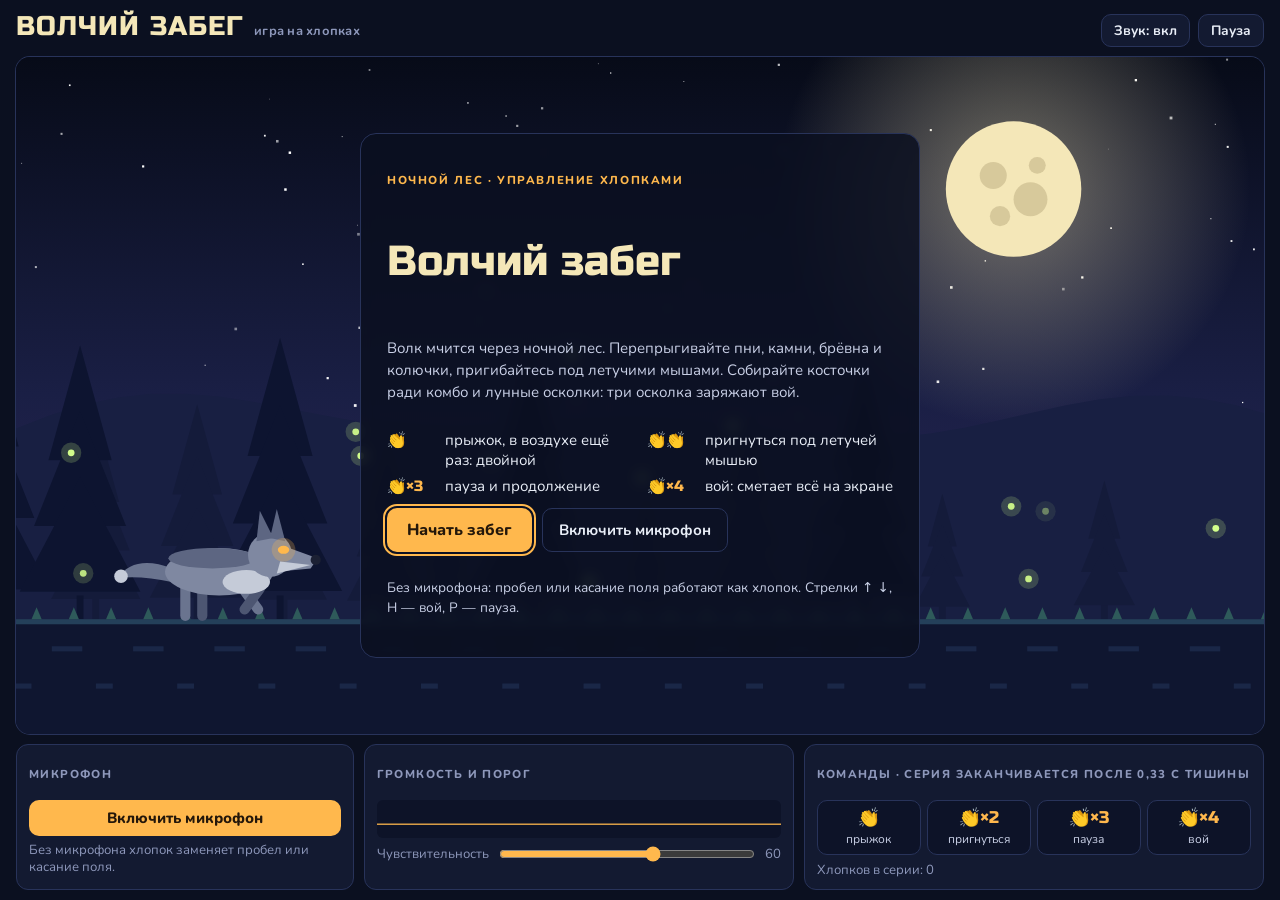
<file: wolf-run/index.html>
<!DOCTYPE html>
<html lang="ru"><head><meta charset="utf-8"><meta name="viewport" content="width=device-width,initial-scale=1,viewport-fit=cover"></head><body style="margin:0">
<title>Волчий забег</title>
<meta name="claude:viewport-fit-sides" content="cover">
<link rel="preconnect" href="https://fonts.googleapis.com">
<link rel="preconnect" href="https://fonts.gstatic.com" crossorigin>
<link rel="stylesheet" href="https://fonts.googleapis.com/css2?family=Russo+One&family=Nunito:wght@400;700;800&display=swap">
<style>
/* Layout: one-screen night arcade — title strip, the forest stage, the clap console underneath */
:root{
  --night:#0b1020; --panel:#131a31; --line:#28335a;
  --moon:#f4e7b8; --fang:#e9eef7; --muted:#8e98bb;
  --amber:#ffb84d; --danger:#ff5e6e; --leaf:#5fd39a;
  --f-display:'Russo One','Arial Black',system-ui,sans-serif;
  --f-body:'Nunito','Segoe UI',system-ui,-apple-system,sans-serif;
  color-scheme:dark;
}
*{box-sizing:border-box}
html,body{height:100%}
body{background:var(--night);color:var(--fang);font-family:var(--f-body);font-size:15px;overflow-x:hidden}
.app{height:100%;min-height:520px;display:flex;flex-direction:column;gap:10px;max-width:1400px;margin:0 auto;
  padding-block:10px;padding-left:max(16px,env(safe-area-inset-left,0px));padding-right:max(16px,env(safe-area-inset-right,0px))}
header{display:flex;align-items:baseline;justify-content:space-between;gap:12px;flex-wrap:wrap}
.brand{font-family:var(--f-display);font-size:clamp(1.2rem,2.6vw,1.7rem);letter-spacing:.04em;color:var(--moon)}
.brand small{font-family:var(--f-body);font-weight:700;font-size:.8rem;color:var(--muted);letter-spacing:.02em;margin-left:10px}
.hdr-btns{display:flex;gap:8px}
button{font:inherit;cursor:pointer;border:0;border-radius:10px}
.ghost{background:var(--panel);color:var(--fang);border:1px solid var(--line);padding:6px 12px;font-weight:700;font-size:.85rem}
.ghost:hover{border-color:var(--muted)}
button:focus-visible,input:focus-visible{outline:2px solid var(--amber);outline-offset:2px}

#stage{position:relative;flex:1;min-height:200px;display:flex;align-items:center;justify-content:center;touch-action:manipulation;user-select:none;-webkit-user-select:none}
#game{display:block;border-radius:14px;background:var(--night);box-shadow:0 0 0 1px var(--line)}
.overlay{position:absolute;inset:0;display:flex;align-items:center;justify-content:center;padding:12px}
.card{background:color-mix(in srgb,var(--night) 86%,transparent);backdrop-filter:blur(6px);border:1px solid var(--line);border-radius:16px;
  padding:clamp(14px,3vw,26px);max-width:560px;width:100%;display:flex;flex-direction:column;gap:12px;max-height:100%;overflow:auto}
.card .eyebrow{text-transform:uppercase;letter-spacing:.14em;font-size:.72rem;font-weight:800;color:var(--amber)}
.card h1{font-family:var(--f-display);font-weight:400;font-size:clamp(1.6rem,4.4vw,2.6rem);line-height:1.05;color:var(--moon);text-wrap:balance}
.card p{color:#c9d0e6;line-height:1.45}
.cmds{list-style:none;display:grid;grid-template-columns:repeat(auto-fit,minmax(200px,1fr));gap:6px 14px;padding:0;margin:0}
.cmds li{display:flex;gap:10px;align-items:baseline}
.cmds b{font-family:var(--f-display);font-weight:400;color:var(--amber);min-width:3.2em;font-variant-numeric:tabular-nums}
.btns{display:flex;gap:10px;flex-wrap:wrap}
.primary{background:var(--amber);color:#24170a;font-weight:800;padding:11px 20px;font-size:1rem}
.primary:hover{filter:brightness(1.08)}
.secondary{background:transparent;color:var(--fang);border:1px solid var(--line);font-weight:700;padding:10px 16px}
.stats{display:grid;grid-template-columns:repeat(3,1fr);gap:8px}
.stats div{background:var(--panel);border-radius:10px;padding:8px 10px}
.stats span{display:block;font-size:.72rem;color:var(--muted);text-transform:uppercase;letter-spacing:.08em}
.stats strong{font-family:var(--f-display);font-weight:400;font-size:1.3rem;font-variant-numeric:tabular-nums}
.note{font-size:.85rem;color:var(--muted)}
.newrec{color:var(--leaf);font-weight:800}

.console{display:grid;grid-template-columns:minmax(0,1.1fr) minmax(0,1.4fr) minmax(0,1.5fr);gap:10px}
.box{background:var(--panel);border:1px solid var(--line);border-radius:12px;padding:10px 12px;display:flex;flex-direction:column;gap:6px;min-width:0}
.box h3{font-size:.72rem;text-transform:uppercase;letter-spacing:.12em;color:var(--muted);font-weight:800}
#micBtn{background:var(--amber);color:#24170a;font-weight:800;padding:8px 12px}
#micBtn.on{background:var(--leaf);color:#0b2116}
#micStatus{font-size:.82rem;color:var(--muted);line-height:1.3}
#meter{width:100%;height:38px;display:block;border-radius:6px;background:#0d1328}
.sens{display:flex;align-items:center;gap:8px;font-size:.82rem;color:var(--muted)}
.sens input{flex:1;accent-color:var(--amber);min-width:0}
.chips{display:grid;grid-template-columns:repeat(4,1fr);gap:6px}
.chip{background:#0d1328;border:1px solid var(--line);border-radius:10px;padding:6px 4px;text-align:center;transition:background .15s,border-color .15s}
.chip b{display:block;font-family:var(--f-display);font-weight:400;color:var(--amber);font-size:1.05rem}
.chip span{font-size:.75rem;color:#c9d0e6}
.chip.fire{background:color-mix(in srgb,var(--amber) 30%,#0d1328);border-color:var(--amber)}
#claps{font-size:.82rem;color:var(--muted);min-height:1.2em}

@media (max-width:820px){
  .console{grid-template-columns:1fr 1fr}
  .console .box:last-child{grid-column:1/-1}
  .brand small{display:none}
}
@media (max-width:480px){
  .console{grid-template-columns:1fr}
  .app{min-height:640px}
}
@media (prefers-reduced-motion:reduce){.chip{transition:none}}
</style>

<div class="app">
  <header>
    <div class="brand">ВОЛЧИЙ ЗАБЕГ<small>игра на хлопках</small></div>
    <div class="hdr-btns">
      <button class="ghost" id="soundBtn" type="button">Звук: вкл</button>
      <button class="ghost" id="pauseBtn" type="button">Пауза</button>
    </div>
  </header>

  <div id="stage">
    <canvas id="game" aria-label="Игровое поле: волк бежит по ночному лесу"></canvas>
    <div class="overlay" id="ov"></div>
  </div>

  <div class="console">
    <div class="box">
      <h3>Микрофон</h3>
      <button id="micBtn" type="button">Включить микрофон</button>
      <div id="micStatus">Без микрофона хлопок заменяет пробел или касание поля.</div>
    </div>
    <div class="box">
      <h3>Громкость и порог</h3>
      <canvas id="meter" aria-label="Индикатор громкости"></canvas>
      <label class="sens" for="sens">Чувствительность <input id="sens" type="range" min="5" max="95" value="60"><output id="sensVal">60</output></label>
    </div>
    <div class="box">
      <h3>Команды · серия заканчивается после 0,33 с тишины</h3>
      <div class="chips">
        <div class="chip" data-n="1"><b>👏</b><span>прыжок</span></div>
        <div class="chip" data-n="2"><b>👏×2</b><span>пригнуться</span></div>
        <div class="chip" data-n="3"><b>👏×3</b><span>пауза</span></div>
        <div class="chip" data-n="4"><b>👏×4</b><span>вой</span></div>
      </div>
      <div id="claps">Хлопков в серии: 0</div>
    </div>
  </div>
</div>

<script>
(function(){
'use strict';
/* ---------- canvas & sizing ---------- */
var cv=document.getElementById('game'), cx=cv.getContext('2d');
var stage=document.getElementById('stage');
var H=400, W=900, scale=1;
function resize(){
  var r=stage.getBoundingClientRect();
  var a=r.width/Math.max(r.height,1); a=Math.min(2.8,Math.max(1.6,a));
  W=Math.round(H*a);
  var cw=r.width, ch=cw/a; if(ch>r.height){ch=r.height;cw=ch*a}
  var dpr=Math.min(2,window.devicePixelRatio||1);
  cv.style.width=cw+'px'; cv.style.height=ch+'px';
  cv.width=Math.max(1,Math.round(cw*dpr)); cv.height=Math.max(1,Math.round(ch*dpr));
  scale=cv.width/W;
  var m=document.getElementById('meter'); var mr=m.getBoundingClientRect();
  m.width=Math.max(1,Math.round(mr.width*dpr)); m.height=Math.max(1,Math.round(mr.height*dpr));
}
if(window.ResizeObserver) new ResizeObserver(resize).observe(stage); else addEventListener('resize',resize);
resize();

/* ---------- helpers ---------- */
function rand(a,b){return a+Math.random()*(b-a)}
function hash(i){var s=Math.sin(i*127.1+311.7)*43758.5453;return s-Math.floor(s)}
function store(k,v){try{if(v===undefined)return localStorage.getItem(k);localStorage.setItem(k,v)}catch(e){return null}}

/* ---------- sound ---------- */
var ac=null, muted=false;
function audio(){
  if(!ac){try{ac=new (window.AudioContext||window.webkitAudioContext)()}catch(e){ac=null}}
  if(ac&&ac.state==='suspended')ac.resume();
}
function tone(f1,f2,dur,type,vol,delay){
  if(!ac||muted)return;
  var t0=ac.currentTime+(delay||0), o=ac.createOscillator(), g=ac.createGain();
  o.type=type||'square'; o.frequency.setValueAtTime(f1,t0); o.frequency.exponentialRampToValueAtTime(Math.max(20,f2),t0+dur);
  g.gain.setValueAtTime(vol||0.06,t0); g.gain.exponentialRampToValueAtTime(0.0001,t0+dur);
  o.connect(g); g.connect(ac.destination); o.start(t0); o.stop(t0+dur+0.02);
}
function noise(dur,vol){
  if(!ac||muted)return;
  var n=Math.floor(ac.sampleRate*dur), b=ac.createBuffer(1,n,ac.sampleRate), d=b.getChannelData(0);
  for(var i=0;i<n;i++)d[i]=(Math.random()*2-1)*(1-i/n);
  var s=ac.createBufferSource(), g=ac.createGain(); s.buffer=b; g.gain.value=vol||0.15;
  s.connect(g); g.connect(ac.destination); s.start();
}
function howlSound(){
  if(!ac||muted)return;
  var t0=ac.currentTime, o=ac.createOscillator(), lfo=ac.createOscillator(), lg=ac.createGain(), f=ac.createBiquadFilter(), g=ac.createGain();
  o.type='sawtooth'; o.frequency.setValueAtTime(260,t0); o.frequency.linearRampToValueAtTime(560,t0+0.45);
  o.frequency.linearRampToValueAtTime(520,t0+1.1); o.frequency.linearRampToValueAtTime(330,t0+1.6);
  lfo.frequency.value=6; lg.gain.value=12; lfo.connect(lg); lg.connect(o.frequency);
  f.type='lowpass'; f.frequency.value=1400; f.Q.value=4;
  g.gain.setValueAtTime(0.0001,t0); g.gain.linearRampToValueAtTime(0.12,t0+0.2); g.gain.linearRampToValueAtTime(0.0001,t0+1.7);
  o.connect(f); f.connect(g); g.connect(ac.destination);
  o.start(t0); lfo.start(t0); o.stop(t0+1.75); lfo.stop(t0+1.75);
}
var sfx={
  jump:function(){tone(320,640,0.14,'square',0.05)},
  jump2:function(){tone(480,900,0.14,'square',0.05)},
  duck:function(){tone(300,140,0.12,'triangle',0.08)},
  bone:function(){tone(880,1320,0.08,'square',0.04);tone(1320,1760,0.08,'square',0.035,0.06)},
  star:function(){tone(660,1980,0.3,'sine',0.08)},
  shield:function(){tone(440,880,0.2,'triangle',0.08);tone(660,1320,0.25,'triangle',0.06,0.1)},
  hit:function(){noise(0.25,0.22);tone(200,60,0.3,'sawtooth',0.07)},
  block:function(){tone(1200,300,0.2,'triangle',0.08)},
  pause:function(){tone(520,520,0.08,'sine',0.06);tone(390,390,0.12,'sine',0.06,0.09)},
  over:function(){tone(440,110,0.9,'sawtooth',0.07)},
  level:function(){tone(523,523,0.1,'triangle',0.06);tone(659,659,0.1,'triangle',0.06,0.1);tone(784,784,0.18,'triangle',0.06,0.2)}
};
document.getElementById('soundBtn').onclick=function(){muted=!muted;this.textContent='Звук: '+(muted?'выкл':'вкл')};

/* ---------- world constants ---------- */
var G=332, GRAV=2500;
var ZONES=['Опушка','Тёмный бор','Болото светлячков','Старая просека','Лунные скалы','Сердце леса','Волчья тропа'];
var best=parseInt(store('wolf-run-best')||'0',10)||0;

var overAt=0, state='menu', wolf, obs, items, parts, floats, waves, speed, score, bones, combo, lives, howl, shield, t, spawnT, itemT, zone, shake, invul, bgX, banner;
function reset(){
  wolf={x:120,y:G,vy:0,duck:0,jumps:0,run:0,howlT:0};
  obs=[];items=[];parts=[];floats=[];waves=[];
  speed=360;score=0;bones=0;combo=0;lives=3;howl=0;shield=0;t=0;spawnT=1.4;itemT=0.7;zone=0;shake=0;invul=0;
  banner={text:ZONES[0],life:2.2};
}
reset(); bgX=0;

/* ---------- background decor ---------- */
var stars=[];for(var i=0;i<90;i++)stars.push({x:Math.random(),y:Math.random()*0.62,r:Math.random()*1.4+0.3,p:Math.random()*6});
var flies=[];for(i=0;i<14;i++)flies.push({x:Math.random()*1400,y:rand(180,320),p:Math.random()*6});

/* ---------- wolf actions ---------- */
function wolfBox(){
  var d=wolf.duck>0&&wolf.y>=G-2;
  var w=d?74:62, h=d?24:42;
  return {x:wolf.x-w/2+6,y:wolf.y-h,w:w-12,h:h-4};
}
function jump(){
  if(state!=='play')return;
  if(wolf.jumps>=2)return;
  wolf.vy=wolf.jumps===0?-840:-730; wolf.jumps++; wolf.duck=0;
  (wolf.jumps===1?sfx.jump:sfx.jump2)();
  dust(wolf.x-10,wolf.y,8,'#5b6a98');
}
function duck(){
  if(state!=='play')return;
  wolf.duck=0.95; if(wolf.y<G)wolf.vy=Math.max(wolf.vy,520);
  sfx.duck();
}
function doHowl(){
  if(state!=='play')return;
  if(howl<1){addFloat(wolf.x,wolf.y-70,'Вой ещё не заряжен','#8e98bb');tone(200,180,0.15,'sine',0.05);return}
  howl=0; wolf.howlT=1.4; waves.push({x:wolf.x+20,y:wolf.y-34,r:10});
  howlSound(); shake=8;
  var n=0;
  obs.forEach(function(o){ if(o.x<W+20&&!o.dead){o.dead=true;n++;burst(o.x+o.w/2,o.y+o.h/2,18,o.fly?'#c3a3ff':'#d9b48a')} });
  if(n){score+=25*n;addFloat(W/2,150,'+'+(25*n)+' за разогнанных','#f4e7b8')}
  addFloat(wolf.x+40,wolf.y-90,'АУУУУУ!','#f4e7b8',1.6,30);
}
function togglePause(){
  if(state==='play'){state='pause';sfx.pause();showOverlay()}
  else if(state==='pause'){state='play';sfx.pause();hideOverlay();last=performance.now()}
}
function start(){
  audio(); reset(); state='play'; hideOverlay(); last=performance.now();
}

/* ---------- spawning ---------- */
var GROUND_TYPES=[{k:'stump',w:36,h:44},{k:'rock',w:52,h:30},{k:'log',w:88,h:30},{k:'thorns',w:58,h:46}];
function spawnObstacle(){
  var batP=t<8?0:Math.min(0.45,0.16+zone*0.06);
  if(Math.random()<batP){
    obs.push({k:'bat',fly:true,x:W+40,y:G-30-24,w:42,h:24,ph:Math.random()*6,base:G-30-24});
  }else{
    var g=GROUND_TYPES[Math.floor(Math.random()*GROUND_TYPES.length)];
    obs.push({k:g.k,x:W+40,y:G-g.h,w:g.w,h:g.h});
    if(zone>=2&&Math.random()<0.22){ /* twin stumps: needs a higher jump */
      obs.push({k:'stump',x:W+40+g.w+10,y:G-56,w:34,h:56});
    }
  }
}
function spawnItems(){
  var r=Math.random(), x=W+60;
  if(t>25&&!shield&&r<0.05){items.push({k:'shield',x:x,y:G-120,r:14});return}
  if(r<0.2){items.push({k:'star',x:x,y:G-rand(120,170),r:12});return}
  if(r<0.55){ /* arc of bones over the next jump */
    for(var i=0;i<5;i++)items.push({k:'bone',x:x+i*34,y:G-40-Math.sin(i/4*Math.PI)*100,r:11});
  }else{
    var n=3+Math.floor(Math.random()*3);
    for(i=0;i<n;i++)items.push({k:'bone',x:x+i*32,y:G-26,r:11});
  }
}

/* ---------- effects ---------- */
function burst(x,y,n,c){for(var i=0;i<n;i++){var a=Math.random()*Math.PI*2,s=rand(80,320);parts.push({x:x,y:y,vx:Math.cos(a)*s,vy:Math.sin(a)*s-80,life:rand(0.4,0.9),max:0.9,c:c,s:rand(2,5),g:600})}}
function dust(x,y,n,c){for(var i=0;i<n;i++)parts.push({x:x+rand(-8,8),y:y-2,vx:rand(-120,-30),vy:rand(-90,-20),life:rand(0.25,0.5),max:0.5,c:c,s:rand(2,4),g:200})}
function addFloat(x,y,text,c,life,size){floats.push({x:x,y:y,text:text,c:c,life:life||1,max:life||1,size:size||16})}

function hit(){
  if(invul>0)return;
  if(shield){shield=0;invul=1;sfx.block();burst(wolf.x,wolf.y-24,20,'#f4e7b8');addFloat(wolf.x,wolf.y-70,'Щит спас!','#f4e7b8');return}
  lives--;combo=0;invul=1.7;shake=14;sfx.hit();burst(wolf.x,wolf.y-24,16,'#ff5e6e');
  if(lives<=0)gameOver();
}
function gameOver(){
  state='over';overAt=performance.now();sfx.over();
  var rec=false; var s=Math.floor(score);
  if(s>best){best=s;rec=true;store('wolf-run-best',String(best))}
  showOverlay(rec);
}

/* ---------- update ---------- */
function overlap(a,b){return a.x<b.x+b.w&&a.x+a.w>b.x&&a.y<b.y+b.h&&a.y+a.h>b.y}
function update(dt){
  t+=dt; speed=Math.min(940,360+t*8.5);
  var mv=speed*dt; bgX+=mv;
  score+=mv/22;

  var z=Math.floor(score/600);
  if(z>zone){zone=z;banner={text:ZONES[Math.min(z,ZONES.length-1)]+(z>=ZONES.length?' '+(z-ZONES.length+2):''),life:2.4};sfx.level();lives=Math.min(5,lives+(z%2===0?1:0))}

  if(wolf.duck>0)wolf.duck-=dt;
  wolf.vy+=GRAV*dt; wolf.y+=wolf.vy*dt;
  if(wolf.y>=G){if(wolf.jumps>0)dust(wolf.x-6,G,5,'#5b6a98');wolf.y=G;wolf.vy=0;wolf.jumps=0}
  wolf.run+=dt*speed/38;
  if(wolf.howlT>0)wolf.howlT-=dt;
  if(invul>0)invul-=dt;
  if(shake>0)shake=Math.max(0,shake-dt*40);

  spawnT-=dt;
  if(spawnT<=0){spawnObstacle();spawnT=rand(1.05,1.9)*Math.max(0.72,1-t/300)}
  itemT-=dt;
  if(itemT<=0){spawnItems();itemT=rand(1.6,3.2)}

  var wb=wolfBox();
  for(var i=obs.length-1;i>=0;i--){
    var o=obs[i]; o.x-=mv;
    if(o.fly){o.ph+=dt*12;o.y=o.base-Math.abs(Math.sin(o.ph*0.25))*6}
    if(!o.dead&&overlap(wb,{x:o.x+4,y:o.y+4,w:o.w-8,h:o.h-6})){o.dead=true;hit();}
    if(o.x+o.w<-60)obs.splice(i,1); else if(o.dead&&state==='play'&&o.fade===undefined)o.fade=0.35;
    if(o.fade!==undefined){o.fade-=dt;if(o.fade<=0)obs.splice(i,1)}
  }
  for(i=items.length-1;i>=0;i--){
    var it=items[i]; it.x-=mv;
    var cxp=Math.max(wb.x,Math.min(it.x,wb.x+wb.w)), cyp=Math.max(wb.y,Math.min(it.y,wb.y+wb.h));
    if((it.x-cxp)*(it.x-cxp)+(it.y-cyp)*(it.y-cyp)<it.r*it.r+60){
      items.splice(i,1);
      if(it.k==='bone'){combo=Math.min(combo+1,40);var m=1+Math.floor(combo/5);bones++;score+=5*m;sfx.bone();burst(it.x,it.y,6,'#f4e7b8');if(combo%5===0)addFloat(it.x,it.y-20,'комбо ×'+m,'#ffb84d')}
      else if(it.k==='star'){howl=Math.min(1,howl+0.34);sfx.star();burst(it.x,it.y,12,'#c3a3ff');addFloat(it.x,it.y-20,howl>=1?'Вой готов! 👏×4':'+ лунный осколок','#c3a3ff')}
      else if(it.k==='shield'){shield=1;sfx.shield();addFloat(it.x,it.y-20,'Лунный щит','#f4e7b8')}
      continue;
    }
    if(it.x<-40)items.splice(i,1);
  }
  stepEffects(dt);
}
function stepEffects(dt){
  for(var i=parts.length-1;i>=0;i--){var p=parts[i];p.life-=dt;p.x+=p.vx*dt;p.y+=p.vy*dt;p.vy+=p.g*dt;if(p.life<=0)parts.splice(i,1)}
  for(i=floats.length-1;i>=0;i--){var f=floats[i];f.life-=dt;f.y-=30*dt;if(f.life<=0)floats.splice(i,1)}
  for(i=waves.length-1;i>=0;i--){waves[i].r+=900*dt;if(waves[i].r>W*1.3)waves.splice(i,1)}
  if(banner&&banner.life>0)banner.life-=dt;
}

/* ---------- drawing ---------- */
function drawSky(time){
  var g=cx.createLinearGradient(0,0,0,G);
  g.addColorStop(0,'#070b18');g.addColorStop(0.6,'#1a1f45');g.addColorStop(1,'#2b2453');
  cx.fillStyle=g;cx.fillRect(0,0,W,H);
  stars.forEach(function(s){cx.globalAlpha=0.45+0.55*Math.abs(Math.sin(time*0.0012+s.p));cx.fillStyle='#fff';cx.fillRect(s.x*W,s.y*H,s.r,s.r)});
  cx.globalAlpha=1;
  var mx=W*0.8-(bgX*0.004)%(W*0.2), my=78;
  var mg=cx.createRadialGradient(mx,my,30,mx,my,140);mg.addColorStop(0,'rgba(244,231,184,.35)');mg.addColorStop(1,'rgba(244,231,184,0)');
  cx.fillStyle=mg;cx.fillRect(mx-140,my-140,280,280);
  cx.fillStyle='#f4e7b8';cx.beginPath();cx.arc(mx,my,40,0,7);cx.fill();
  cx.fillStyle='rgba(180,165,120,.45)';
  [[-12,-8,8],[10,6,10],[14,-14,5],[-8,16,6]].forEach(function(c){cx.beginPath();cx.arc(mx+c[0],my+c[1],c[2],0,7);cx.fill()});
}
function drawHills(){
  cx.fillStyle='#181f42';cx.beginPath();cx.moveTo(0,G);
  var off=bgX*0.08;
  for(var x=0;x<=W+20;x+=20){var u=(x+off)*0.004;cx.lineTo(x,G-90-Math.sin(u)*40-Math.sin(u*2.3+1)*22-Math.sin(u*5.1)*8)}
  cx.lineTo(W,G);cx.fill();
}
function pines(spacing,factor,minH,varH,color,seed){
  var off=bgX*factor, first=Math.floor(off/spacing)-1;
  cx.fillStyle=color;
  for(var i=first;i<first+W/spacing+3;i++){
    if(hash(i+seed)<0.25)continue;
    var x=i*spacing-off+hash(i*3+seed)*spacing*0.5, h=minH+hash(i+seed*7)*varH, w=h*0.42;
    cx.fillRect(x-2,G-14,4,14);
    for(var k=0;k<3;k++){var ty=G-h+k*h*0.24,bw=w*(0.55+k*0.25);cx.beginPath();cx.moveTo(x,ty);cx.lineTo(x+bw/2,ty+h*0.42);cx.lineTo(x-bw/2,ty+h*0.42);cx.fill()}
  }
}
function drawGround(){
  cx.fillStyle='#0f1630';cx.fillRect(0,G,W,H-G);
  cx.fillStyle='#24405a';cx.fillRect(0,G,W,3);
  cx.fillStyle='#1a2747';
  var off=bgX%48;
  for(var x=-off;x<W;x+=48){cx.fillRect(x,G+16,18,3);cx.fillRect(x+26,G+38,10,3)}
  cx.fillStyle='#2e5a5a';
  var off2=bgX%22;
  for(x=-off2;x<W;x+=22){cx.beginPath();cx.moveTo(x,G);cx.lineTo(x+3,G-7);cx.lineTo(x+6,G);cx.fill()}
}
function drawFlies(time){
  flies.forEach(function(f){
    var x=((f.x-bgX*0.5)%1400+1400)%1400*(W/1400), y=f.y+Math.sin(time*0.002+f.p)*12;
    var a=0.4+0.6*Math.abs(Math.sin(time*0.003+f.p));
    cx.fillStyle='rgba(212,255,140,'+a+')';cx.beginPath();cx.arc(x,y,2,0,7);cx.fill();
    cx.fillStyle='rgba(212,255,140,'+(a*0.2)+')';cx.beginPath();cx.arc(x,y,6,0,7);cx.fill();
  });
}
function drawWolf(time){
  if(invul>0&&Math.floor(invul*12)%2===0)return;
  var d=wolf.duck>0&&wolf.y>=G-2, air=wolf.y<G-1;
  cx.save();cx.translate(wolf.x,wolf.y);
  if(d)cx.scale(1.15,0.62);
  if(air)cx.rotate(Math.max(-0.25,Math.min(0.3,wolf.vy/2600)));
  var r=wolf.run, bob=air?0:Math.sin(r*2)*1.5;
  cx.translate(0,bob);
  /* legs */
  cx.strokeStyle='#4d5672';cx.lineWidth=6;cx.lineCap='round';
  var legs=[[-20,0],[-10,Math.PI],[14,Math.PI*0.5],[24,Math.PI*1.5]];
  legs.forEach(function(l,idx){
    var a=air?(idx<2?0.9:-0.9):Math.sin(r+l[1])*0.7;
    cx.strokeStyle=idx%2?'#4d5672':'#6a748f';
    cx.beginPath();cx.moveTo(l[0],-18);cx.lineTo(l[0]+Math.sin(a)*14,-18+Math.cos(a)*16);cx.stroke();
  });
  /* tail */
  var tw=Math.sin(time*0.012)*4;
  cx.fillStyle='#6a748f';cx.beginPath();cx.moveTo(-28,-30);cx.quadraticCurveTo(-50,-40+tw,-60,-26+tw);cx.quadraticCurveTo(-46,-26,-28,-22);cx.fill();
  cx.fillStyle='#c5cbd8';cx.beginPath();cx.arc(-58,-27+tw,4,0,7);cx.fill();
  /* body */
  cx.fillStyle='#7f88a1';cx.beginPath();cx.ellipse(0,-28,32,14,0,0,7);cx.fill();
  cx.fillStyle='#5d6682';cx.beginPath();cx.ellipse(-4,-36,26,6,0,0,7);cx.fill();
  cx.fillStyle='#c5cbd8';cx.beginPath();cx.ellipse(16,-22,14,7,0,0,7);cx.fill();
  /* head */
  var hx=30, hy=-38;
  if(wolf.howlT>0){hy=-46;cx.save();cx.translate(hx,hy);cx.rotate(-0.6);cx.translate(-hx,-hy)}
  cx.fillStyle='#7f88a1';cx.beginPath();cx.arc(hx,hy,13,0,7);cx.fill();
  cx.beginPath();cx.moveTo(hx+6,hy-6);cx.lineTo(hx+28,hy+2);cx.lineTo(hx+24,hy+8);cx.lineTo(hx+4,hy+10);cx.fill();
  cx.fillStyle='#c5cbd8';cx.beginPath();cx.moveTo(hx+6,hy+4);cx.lineTo(hx+24,hy+6);cx.lineTo(hx+4,hy+11);cx.fill();
  cx.fillStyle='#1b2033';cx.beginPath();cx.arc(hx+27,hy+3,3,0,7);cx.fill();
  /* ears */
  cx.fillStyle='#5d6682';
  var ef=d?6:0;
  cx.beginPath();cx.moveTo(hx-8,hy-8);cx.lineTo(hx-6+ef,hy-26+ef*1.5);cx.lineTo(hx+2,hy-10);cx.fill();
  cx.beginPath();cx.moveTo(hx,hy-10);cx.lineTo(hx+4+ef,hy-27+ef*1.5);cx.lineTo(hx+9,hy-8);cx.fill();
  /* eye */
  cx.fillStyle='#ffb84d';cx.beginPath();cx.ellipse(hx+8,hy-3,3.4,2.4,0,0,7);cx.fill();
  cx.fillStyle='rgba(255,184,77,.25)';cx.beginPath();cx.arc(hx+8,hy-3,7,0,7);cx.fill();
  if(wolf.howlT>0){cx.fillStyle='#2a1020';cx.beginPath();cx.moveTo(hx+22,hy+5);cx.lineTo(hx+28,hy+12);cx.lineTo(hx+14,hy+10);cx.fill();cx.restore()}
  cx.restore();
  if(shield){
    var p=0.6+0.2*Math.sin(time*0.008);
    cx.strokeStyle='rgba(244,231,184,'+p+')';cx.lineWidth=3;
    cx.beginPath();cx.ellipse(wolf.x+4,wolf.y-(d?14:28),d?52:50,d?24:38,0,0,7);cx.stroke();
    cx.fillStyle='rgba(244,231,184,.08)';cx.fill();
  }
}
function drawObstacle(o){
  cx.save();
  if(o.fade!==undefined)cx.globalAlpha=Math.max(0,o.fade/0.35);
  var x=o.x,y=o.y,w=o.w,h=o.h;
  if(o.k==='stump'){
    cx.fillStyle='#5a3b2a';cx.fillRect(x,y+6,w,h-6);
    cx.fillStyle='#8a5e40';cx.beginPath();cx.ellipse(x+w/2,y+6,w/2,6,0,0,7);cx.fill();
    cx.strokeStyle='#5a3b2a';cx.lineWidth=1.5;cx.beginPath();cx.ellipse(x+w/2,y+6,w/4,3,0,0,7);cx.stroke();
    cx.fillStyle='#4a2f22';cx.fillRect(x+w*0.3,y+14,3,h-20);
  }else if(o.k==='rock'){
    cx.fillStyle='#4b5470';cx.beginPath();cx.moveTo(x,y+h);cx.lineTo(x+6,y+10);cx.lineTo(x+w*0.4,y);cx.lineTo(x+w*0.8,y+6);cx.lineTo(x+w,y+h);cx.fill();
    cx.fillStyle='#6a7493';cx.beginPath();cx.moveTo(x+8,y+12);cx.lineTo(x+w*0.4,y+3);cx.lineTo(x+w*0.55,y+12);cx.fill();
    cx.fillStyle='#2e5a4a';cx.fillRect(x+w*0.6,y+h-6,10,6);
  }else if(o.k==='log'){
    cx.fillStyle='#5a3b2a';cx.fillRect(x+h/2,y,w-h,h);
    cx.fillStyle='#4a2f22';cx.fillRect(x+h/2,y+8,w-h,3);cx.fillRect(x+h/2,y+18,w-h,3);
    cx.fillStyle='#8a5e40';cx.beginPath();cx.ellipse(x+w-h/2,y+h/2,h/2.4,h/2,0,0,7);cx.fill();
    cx.strokeStyle='#5a3b2a';cx.lineWidth=1.5;cx.beginPath();cx.ellipse(x+w-h/2,y+h/2,h/5,h/4,0,0,7);cx.stroke();
    cx.fillStyle='#5a3b2a';cx.beginPath();cx.ellipse(x+h/2,y+h/2,h/2.4,h/2,0,0,7);cx.fill();
  }else if(o.k==='thorns'){
    cx.fillStyle='#1f3d33';
    for(var i=0;i<3;i++){cx.beginPath();cx.arc(x+10+i*(w-20)/2,y+h-14,15,0,7);cx.fill()}
    cx.beginPath();cx.arc(x+w/2,y+16,16,0,7);cx.fill();
    cx.strokeStyle='#a8c27a';cx.lineWidth=2;
    for(i=0;i<9;i++){var a=i/9*Math.PI*2,px=x+w/2+Math.cos(a)*22,py=y+h/2+Math.sin(a)*18;cx.beginPath();cx.moveTo(px,py);cx.lineTo(px+Math.cos(a)*7,py+Math.sin(a)*7);cx.stroke()}
    cx.fillStyle='#ff5e6e';[[0.3,0.4],[0.65,0.3],[0.5,0.7]].forEach(function(b){cx.beginPath();cx.arc(x+w*b[0],y+h*b[1],3,0,7);cx.fill()});
  }else if(o.k==='bat'){
    var f=Math.sin(o.ph)*10, mx=x+w/2, my=y+h/2;
    cx.fillStyle='#2a2140';
    cx.beginPath();cx.moveTo(mx,my);cx.quadraticCurveTo(mx-14,my-14-f,mx-24,my-4-f);cx.lineTo(mx-16,my+2);cx.lineTo(mx-20,my+6);cx.lineTo(mx-8,my+4);cx.fill();
    cx.beginPath();cx.moveTo(mx,my);cx.quadraticCurveTo(mx+14,my-14-f,mx+24,my-4-f);cx.lineTo(mx+16,my+2);cx.lineTo(mx+20,my+6);cx.lineTo(mx+8,my+4);cx.fill();
    cx.fillStyle='#3a2f5a';cx.beginPath();cx.ellipse(mx,my+2,8,9,0,0,7);cx.fill();
    cx.beginPath();cx.moveTo(mx-6,my-4);cx.lineTo(mx-5,my-12);cx.lineTo(mx-2,my-6);cx.moveTo(mx+6,my-4);cx.lineTo(mx+5,my-12);cx.lineTo(mx+2,my-6);cx.fill();
    cx.fillStyle='#ff5e6e';cx.fillRect(mx-4,my-1,2.5,2.5);cx.fillRect(mx+1.5,my-1,2.5,2.5);
    cx.strokeStyle='rgba(195,163,255,.25)';cx.setLineDash([3,5]);cx.beginPath();cx.moveTo(mx,0);cx.lineTo(mx,y-6);cx.stroke();cx.setLineDash([]);
  }
  cx.restore();
}
function drawItem(it,time){
  var bob=Math.sin(time*0.006+it.x*0.05)*3, x=it.x, y=it.y+bob;
  if(it.k==='bone'){
    cx.save();cx.translate(x,y);cx.rotate(-0.4);
    cx.fillStyle='#f1ead6';cx.fillRect(-8,-2.5,16,5);
    [[-8,-3],[-8,3],[8,-3],[8,3]].forEach(function(p){cx.beginPath();cx.arc(p[0],p[1],3.6,0,7);cx.fill()});
    cx.restore();
  }else if(it.k==='star'){
    var g=cx.createRadialGradient(x,y,2,x,y,22);g.addColorStop(0,'rgba(195,163,255,.6)');g.addColorStop(1,'rgba(195,163,255,0)');
    cx.fillStyle=g;cx.fillRect(x-22,y-22,44,44);
    cx.fillStyle='#e2d4ff';cx.save();cx.translate(x,y);cx.rotate(time*0.002);
    cx.beginPath();for(var i=0;i<8;i++){var r=i%2?5:12,a=i/8*Math.PI*2;cx.lineTo(Math.cos(a)*r,Math.sin(a)*r)}cx.fill();cx.restore();
  }else{
    cx.strokeStyle='#f4e7b8';cx.lineWidth=3;cx.beginPath();cx.arc(x,y,13,0,7);cx.stroke();
    cx.fillStyle='rgba(244,231,184,.25)';cx.fill();
    cx.fillStyle='#f4e7b8';cx.beginPath();cx.arc(x,y,6,Math.PI*0.5,Math.PI*1.5);cx.arc(x+3,y,5,Math.PI*1.5,Math.PI*0.5,true);cx.fill();
  }
}
function drawHUD(time){
  cx.textBaseline='top';
  cx.fillStyle='#f4e7b8';cx.font='28px "Russo One", "Arial Black", sans-serif';cx.textAlign='left';
  cx.fillText(String(Math.floor(score)).padStart(5,'0'),20,16);
  cx.font='700 13px Nunito, sans-serif';cx.fillStyle='#8e98bb';
  cx.fillText('РЕКОРД '+String(Math.max(best,Math.floor(score))).padStart(5,'0')+'   ·   КОСТОЧЕК '+bones,22,50);
  if(combo>=5){cx.fillStyle='#ffb84d';cx.fillText('КОМБО ×'+(1+Math.floor(combo/5)),22,68)}
  /* lives */
  cx.textAlign='right';
  for(var i=0;i<Math.max(3,lives);i++){heart(W-24-i*28,22,i<lives)}
  /* howl meter */
  var bx=W-170,by=48,bw=146;
  cx.fillStyle='#8e98bb';cx.font='700 12px Nunito, sans-serif';cx.textAlign='left';cx.fillText('ВОЙ',bx,by);
  cx.fillStyle='#1b2242';cx.fillRect(bx+32,by+2,bw-32,10);
  cx.fillStyle=howl>=1?(Math.floor(time/200)%2?'#f4e7b8':'#c3a3ff'):'#c3a3ff';cx.fillRect(bx+32,by+2,(bw-32)*howl,10);
  cx.strokeStyle='#0b1020';cx.lineWidth=2;[1/3,2/3].forEach(function(f){var lx=bx+32+(bw-32)*f;cx.beginPath();cx.moveTo(lx,by+2);cx.lineTo(lx,by+12);cx.stroke()});
  if(howl>=1){cx.fillStyle='#f4e7b8';cx.fillText('готов: 👏×4',bx+32,by+16)}
  /* zone banner */
  if(banner&&banner.life>0){
    var a=Math.min(1,banner.life,(2.4-banner.life)*3);
    cx.globalAlpha=Math.max(0,a);cx.textAlign='center';
    cx.fillStyle='#8e98bb';cx.font='700 13px Nunito, sans-serif';cx.fillText('ЗОНА '+(zone+1),W/2,92);
    cx.fillStyle='#f4e7b8';cx.font='30px "Russo One", "Arial Black", sans-serif';cx.fillText(banner.text,W/2,110);
    cx.globalAlpha=1;
  }
  /* clap series bubble */
  if(series>0){
    cx.textAlign='center';cx.font='22px sans-serif';
    var s='';for(i=0;i<series;i++)s+='👏';
    cx.fillText(s,wolf.x+10,wolf.y-(wolf.duck>0?60:96));
  }
}
function heart(x,y,full){
  cx.save();cx.translate(x,y);
  cx.fillStyle=full?'#ff5e6e':'#2a3156';
  cx.beginPath();cx.moveTo(0,16);cx.bezierCurveTo(-14,6,-12,-4,-6,-4);cx.bezierCurveTo(-2,-4,0,0,0,2);cx.bezierCurveTo(0,0,2,-4,6,-4);cx.bezierCurveTo(12,-4,14,6,0,16);cx.fill();
  cx.restore();
}
function render(time){
  cx.setTransform(scale,0,0,scale,0,0);
  var sx=0,sy=0;if(shake>0){sx=rand(-shake,shake)*0.5;sy=rand(-shake,shake)*0.5}
  cx.save();cx.translate(sx,sy);
  drawSky(time);drawHills();
  pines(56,0.25,70,60,'#141b3a',1);
  pines(90,0.5,110,80,'#0d1430',9);
  drawGround();drawFlies(time);
  items.forEach(function(it){drawItem(it,time)});
  obs.forEach(drawObstacle);
  drawWolf(time);
  waves.forEach(function(w){cx.strokeStyle='rgba(244,231,184,'+Math.max(0,1-w.r/W)+')';cx.lineWidth=6;cx.beginPath();cx.arc(w.x,w.y,w.r,0,7);cx.stroke()});
  parts.forEach(function(p){cx.globalAlpha=Math.max(0,p.life/p.max);cx.fillStyle=p.c;cx.fillRect(p.x,p.y,p.s,p.s)});cx.globalAlpha=1;
  floats.forEach(function(f){cx.globalAlpha=Math.max(0,f.life/f.max);cx.fillStyle=f.c;cx.textAlign='center';cx.textBaseline='middle';cx.font=(f.size>20?f.size+'px "Russo One", sans-serif':'800 '+f.size+'px Nunito, sans-serif');cx.fillText(f.text,f.x,f.y)});cx.globalAlpha=1;
  cx.restore();
  if(state!=='menu')drawHUD(time);
}

/* ---------- microphone & clap detection ---------- */
var analyser=null, buf=null, level=0, bgLevel=0.01, lastClap=0, hist=[];
var sensEl=document.getElementById('sens'), sensVal=document.getElementById('sensVal');
var savedSens=store('wolf-run-sens'); if(savedSens)sensEl.value=savedSens; sensVal.textContent=sensEl.value;
sensEl.oninput=function(){sensVal.textContent=sensEl.value;store('wolf-run-sens',sensEl.value)};
function threshold(){return 0.95-sensEl.value*0.0095}
var micBtn=document.getElementById('micBtn'), micStatus=document.getElementById('micStatus');
function enableMic(){
  audio();
  if(analyser)return;
  if(!ac||!navigator.mediaDevices||!navigator.mediaDevices.getUserMedia){micFail();return}
  micStatus.textContent='Спрашиваем разрешение…';
  navigator.mediaDevices.getUserMedia({audio:{echoCancellation:false,noiseSuppression:false,autoGainControl:false}}).then(function(st){
    var src=ac.createMediaStreamSource(st);
    analyser=ac.createAnalyser();analyser.fftSize=1024;src.connect(analyser);
    buf=new Float32Array(analyser.fftSize);
    micBtn.textContent='Микрофон слушает';micBtn.classList.add('on');
    micStatus.textContent='Хлопните разок: столбик должен перескочить жёлтую линию. Если нет, прибавьте чувствительность.';
  }).catch(function(){micFail()});
}
function micFail(){
  micStatus.textContent='Микрофон здесь недоступен (нужен https или localhost и разрешение). Хлопок заменяют пробел и касание поля.';
  micBtn.textContent='Повторить';
}
micBtn.onclick=enableMic;
function listen(now){
  if(!analyser){level*=0.9;return}
  analyser.getFloatTimeDomainData(buf);
  var pk=0;for(var i=0;i<buf.length;i++){var v=Math.abs(buf[i]);if(v>pk)pk=v}
  level=pk;
  var thr=threshold();
  if(pk>thr&&pk>bgLevel*3.2&&now-lastClap>120){lastClap=now;clap()}
  bgLevel=bgLevel*0.97+Math.min(pk,thr*0.6)*0.03;
}
var meter=document.getElementById('meter'), mx=meter.getContext('2d');
function drawMeter(){
  hist.push(level);if(hist.length>90)hist.shift();
  var w=meter.width,h=meter.height;mx.clearRect(0,0,w,h);
  var bw=w/90;
  for(var i=0;i<hist.length;i++){var v=Math.min(1,hist[i]);mx.fillStyle=v>threshold()?'#ffb84d':'#3d4a80';mx.fillRect(i*bw,h-v*h,Math.max(1,bw-1),v*h)}
  var ty=h-threshold()*h;mx.fillStyle='#ffb84d';mx.fillRect(0,ty,w,Math.max(1,h/30));
}

/* ---------- clap series → command ---------- */
var series=0, seriesTimer=null, SERIES_GAP=330;
var clapsEl=document.getElementById('claps');
function clap(){
  audio();
  series++;clapsEl.textContent='Хлопков в серии: '+series;
  if(analyser)level=Math.max(level,1);
  clearTimeout(seriesTimer);
  seriesTimer=setTimeout(function(){var n=series;series=0;clapsEl.textContent='Последняя команда: '+n+' '+word(n);command(n)},SERIES_GAP);
}
function word(n){return n===1?'хлопок':(n<5?'хлопка':'хлопков')}
function flash(n){
  var c=document.querySelector('.chip[data-n="'+Math.min(4,n)+'"]');if(!c)return;
  c.classList.add('fire');setTimeout(function(){c.classList.remove('fire')},350);
}
function command(n){
  flash(n);
  if(state==='menu'||(state==='over'&&performance.now()-overAt>900)){start();return}
  if(state==='over')return;
  if(state==='pause'){if(n===3)togglePause();return}
  if(n===1)jump();else if(n===2)duck();else if(n===3)togglePause();else doHowl();
}

/* ---------- input ---------- */
addEventListener('keydown',function(e){
  if(e.target&&e.target.tagName==='INPUT'&&e.key!==' ')return;
  var k=e.key;
  if(k===' '){e.preventDefault();if(!e.repeat)clap();return}
  if(e.repeat)return;
  if(k==='ArrowUp'||k==='w'||k==='W'||k==='ц'||k==='Ц'){e.preventDefault();if(state==='play')jump();else if(state!=='pause')start()}
  else if(k==='ArrowDown'||k==='s'||k==='S'||k==='ы'||k==='Ы'){e.preventDefault();duck()}
  else if(k==='p'||k==='P'||k==='з'||k==='З'||k==='Escape'){togglePause()}
  else if(k==='h'||k==='H'||k==='р'||k==='Р'){doHowl()}
  else if(k==='Enter'&&(state==='menu'||state==='over')){start()}
});
stage.addEventListener('pointerdown',function(e){if(e.target.closest('button'))return;clap()});
document.getElementById('pauseBtn').onclick=function(){if(state==='play'||state==='pause')togglePause()};

/* ---------- overlay ---------- */
var ov=document.getElementById('ov');
var CMDS='<ul class="cmds"><li><b>👏</b>прыжок, в воздухе ещё раз: двойной</li><li><b>👏👏</b>пригнуться под летучей мышью</li><li><b>👏×3</b>пауза и продолжение</li><li><b>👏×4</b>вой: сметает всё на экране</li></ul>';
function showOverlay(rec){
  var h='';
  if(state==='menu'){
    h='<div class="card"><p class="eyebrow">Ночной лес · управление хлопками</p><h1>Волчий забег</h1>'+
      '<p>Волк мчится через ночной лес. Перепрыгивайте пни, камни, брёвна и колючки, пригибайтесь под летучими мышами. Собирайте косточки ради комбо и лунные осколки: три осколка заряжают вой.</p>'+CMDS+
      '<div class="btns"><button class="primary" id="goBtn" type="button">Начать забег</button><button class="secondary" id="micBtn2" type="button">Включить микрофон</button></div>'+
      '<p class="note">Без микрофона: пробел или касание поля работают как хлопок. Стрелки ↑ ↓, H — вой, P — пауза.</p></div>';
  }else if(state==='pause'){
    h='<div class="card"><p class="eyebrow">Пауза</p><h1>Волк переводит дух</h1><p>Хлопните три раза или нажмите P, чтобы бежать дальше.</p>'+CMDS+
      '<div class="btns"><button class="primary" id="resBtn" type="button">Продолжить</button></div></div>';
  }else{
    var s=Math.floor(score);
    h='<div class="card"><p class="eyebrow">Забег окончен</p><h1>'+(rec?'Новый рекорд!':'Волк устал')+'</h1>'+
      '<div class="stats"><div><span>Очки</span><strong>'+s+'</strong></div><div><span>Косточки</span><strong>'+bones+'</strong></div><div><span>Зона</span><strong>'+(zone+1)+'</strong></div></div>'+
      '<p>'+(rec?'<span class="newrec">Лучший результат на этом устройстве.</span> ':'Рекорд: '+best+'. ')+'Один хлопок, чтобы начать заново.</p>'+
      '<div class="btns"><button class="primary" id="goBtn" type="button">Ещё раз</button></div></div>';
  }
  ov.innerHTML=h;ov.hidden=false;
  var g=document.getElementById('goBtn');if(g){g.onclick=start;g.focus({preventScroll:true})}
  var r=document.getElementById('resBtn');if(r){r.onclick=togglePause;r.focus({preventScroll:true})}
  var m=document.getElementById('micBtn2');if(m)m.onclick=function(){enableMic();m.textContent='Микрофон: см. панель ниже'};
}
function hideOverlay(){ov.hidden=true;ov.innerHTML=''}
showOverlay();

/* ---------- main loop ---------- */
var last=performance.now();
function loop(now){
  var dt=Math.min(0.05,(now-last)/1000);last=now;
  listen(now);
  if(state==='play')update(dt);else if(state==='over'){stepEffects(dt)}
  else if(state==='menu'){bgX+=120*dt}
  render(now);drawMeter();
  requestAnimationFrame(loop);
}
requestAnimationFrame(loop);
})();
</script>

</body></html>
</file>
